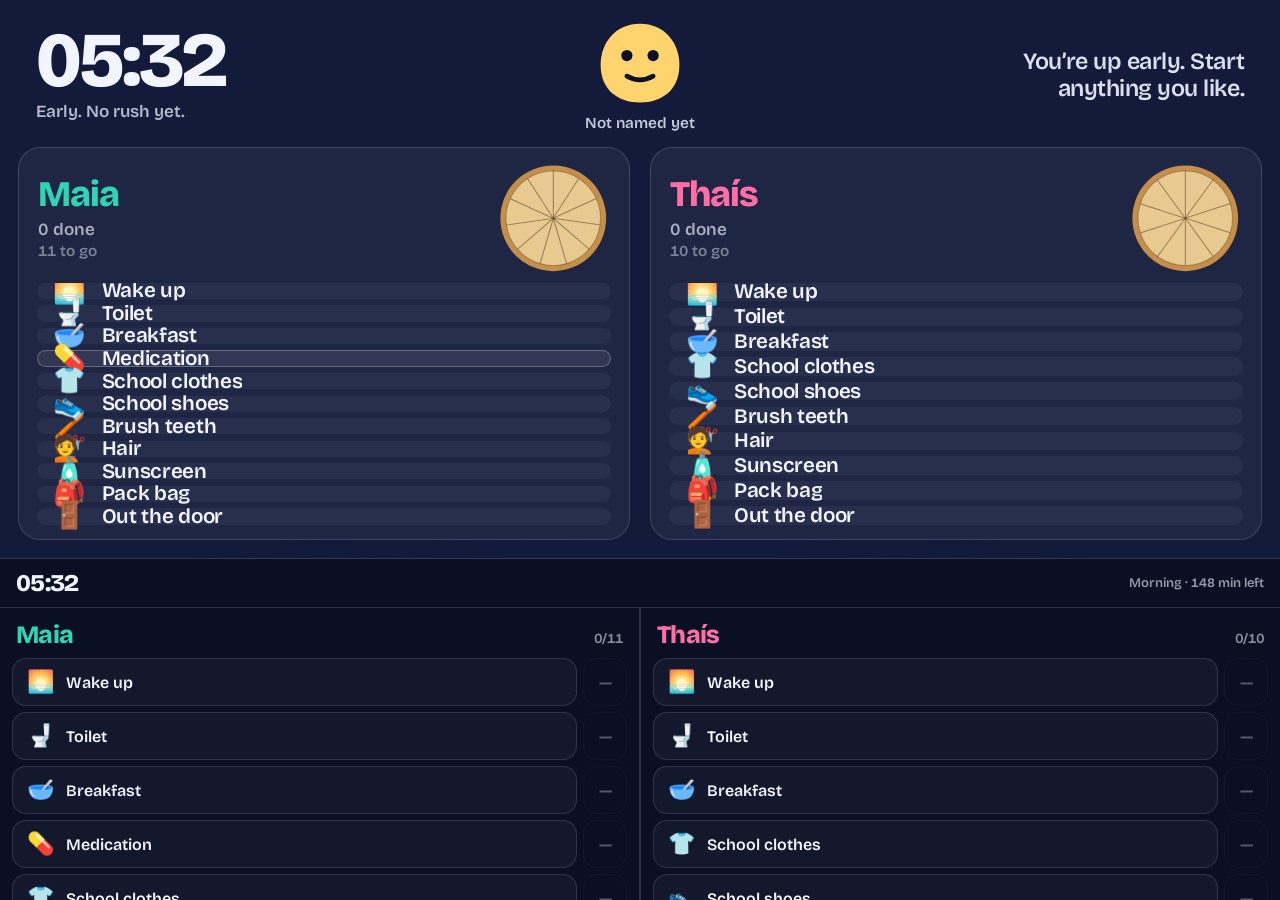
<file: index.html>
<!DOCTYPE html>
<html lang="en-AU">
<head>
<meta charset="utf-8">
<meta name="viewport" content="width=device-width, initial-scale=1, viewport-fit=cover">
<title>School Moanings</title>
<link rel="preconnect" href="https://fonts.googleapis.com">
<link rel="preconnect" href="https://fonts.gstatic.com" crossorigin>
<link href="https://fonts.googleapis.com/css2?family=Bricolage+Grotesque:opsz,wght@12..96,400;12..96,600;12..96,800&display=swap" rel="stylesheet">
<style>
:root{
  --maia:#2FD4B4;
  --thais:#FF6FA5;
  --ink:#0C1026;
  --paper:#F2F4FF;
  --sky-a:#131A3A;
  --sky-b:#1E2A5E;
  --lane:rgba(255,255,255,.055);
  --edge:rgba(255,255,255,.14);
  --dough:#E8C98F;
  --crust:#C48F4B;
  --r:22px;
}
*{box-sizing:border-box;margin:0;padding:0;-webkit-tap-highlight-color:transparent}
html,body{height:100%}
body{
  font-family:"Bricolage Grotesque",system-ui,-apple-system,"Segoe UI",sans-serif;
  background:var(--sky-a);color:var(--paper);overflow:hidden;
  transition:background 3s linear;font-variant-numeric:tabular-nums;
}
body::before{
  content:"";position:fixed;inset:0;pointer-events:none;z-index:0;
  background:radial-gradient(120% 70% at 50% 108%, var(--sky-b) 0%, transparent 72%);
  transition:background 3s linear;
}
#app{position:relative;z-index:1;height:100%;display:flex;flex-direction:column}

/* ---------- BOARD ---------- */
.board{height:100%;display:flex;flex-direction:column;padding:clamp(14px,2vh,30px)}
.horizon{
  display:grid;grid-template-columns:1fr auto 1fr;align-items:center;
  gap:clamp(10px,2vw,32px);padding:0 clamp(6px,1.4vw,22px) clamp(10px,1.6vh,20px);
}
.clock{font-size:clamp(44px,8.6vh,98px);font-weight:800;letter-spacing:-.04em;line-height:.86}
.until{font-size:clamp(13px,1.9vh,22px);font-weight:600;opacity:.72;margin-top:.35em}
.mascot-seat{display:flex;flex-direction:column;align-items:center;gap:6px}
.mascot{width:clamp(60px,10vh,120px);height:clamp(60px,10vh,120px);display:block}
.mascot-name{font-size:clamp(12px,1.7vh,19px);font-weight:600;opacity:.8;text-align:center;max-width:22ch;line-height:1.2}
.phaseword{text-align:right;font-size:clamp(15px,2.6vh,32px);font-weight:600;line-height:1.15;letter-spacing:-.02em;opacity:.9;max-width:16ch;margin-left:auto}

.lanes{flex:1;display:grid;grid-template-columns:1fr 1fr;gap:clamp(10px,1.6vw,22px);min-height:0}
.lane{
  position:relative;border-radius:var(--r);background:var(--lane);
  border:1px solid var(--edge);overflow:hidden;display:flex;flex-direction:column;min-height:0;
}
.lane-head{
  display:grid;grid-template-columns:1fr auto;align-items:center;gap:clamp(8px,1.2vw,16px);
  padding:clamp(10px,1.6vh,20px) clamp(12px,1.5vw,22px) clamp(6px,.9vh,12px);
}
.kid-name{font-size:clamp(21px,4vh,48px);font-weight:800;letter-spacing:-.03em;color:var(--kid);line-height:1}
.tally{font-size:clamp(13px,1.9vh,23px);font-weight:600;opacity:.66;margin-top:.35em}
.togo{font-size:clamp(12px,1.7vh,20px);font-weight:600;opacity:.45;margin-top:.15em}
.pie{width:clamp(66px,12.5vh,142px);height:clamp(66px,12.5vh,142px);display:block;flex:none}

.tasks{
  flex:1;min-height:0;overflow:hidden;display:flex;flex-direction:column;
  gap:clamp(4px,.7vh,9px);padding:0 clamp(10px,1.4vw,20px) clamp(10px,1.6vh,20px);
}
.task{
  flex:1 1 0;min-height:0;display:flex;align-items:center;gap:clamp(8px,1.2vw,16px);
  padding:0 clamp(10px,1.2vw,18px);border-radius:14px;
  background:rgba(255,255,255,.045);border:1px solid transparent;
  transition:background .25s,opacity .25s,border-color .25s;
}
.task .ico{font-size:clamp(17px,2.9vh,32px);line-height:1;flex:none}
.task .lbl{font-size:clamp(13px,2.3vh,28px);font-weight:600;letter-spacing:-.015em;white-space:nowrap;overflow:hidden;text-overflow:ellipsis}
.task.done{background:color-mix(in srgb,var(--kid) 20%,transparent);border-color:color-mix(in srgb,var(--kid) 45%,transparent)}
.task.done .lbl{opacity:.5;text-decoration:line-through;text-decoration-thickness:2px}
.task.done .ico{opacity:.55}
.task.skip{background:rgba(255,255,255,.02);border-color:rgba(255,255,255,.10);border-style:dashed}
.task.skip .lbl{opacity:.32}
.task.skip .ico{opacity:.25;filter:grayscale(1)}
.nottoday{margin-left:auto;font-size:clamp(11px,1.5vh,17px);font-weight:600;opacity:.35;white-space:nowrap}
.task.med{border-color:rgba(255,255,255,.24);background:rgba(255,255,255,.085)}
.task.med.due{animation:pulse 1.6s ease-in-out infinite}
.task.med.done{animation:none}
@keyframes pulse{0%,100%{box-shadow:0 0 0 0 rgba(255,255,255,.28)}50%{box-shadow:0 0 0 7px rgba(255,255,255,0)}}

/* ---------- CONTROL ---------- */
.control{height:100%;display:flex;flex-direction:column;background:#0B0F24}
.ctl-bar{display:flex;align-items:center;justify-content:space-between;gap:12px;padding:10px 16px;border-bottom:1px solid var(--edge)}
.ctl-clock{font-size:24px;font-weight:800;letter-spacing:-.03em}
.ctl-note{font-size:13px;opacity:.6;font-weight:600}
.zones{flex:1;display:grid;grid-template-columns:1fr 1fr;gap:2px;background:var(--edge);min-height:0}
.zone{background:#0B0F24;display:flex;flex-direction:column;min-height:0}
.zone-head{padding:12px 16px 8px;font-size:25px;font-weight:800;color:var(--kid);letter-spacing:-.03em;display:flex;justify-content:space-between;align-items:baseline}
.zone-head span{font-size:14px;font-weight:600;color:var(--paper);opacity:.55}
.btns{flex:1;min-height:0;overflow-y:auto;display:flex;flex-direction:column;gap:6px;padding:0 12px 14px}
.btn{
  flex:1 0 auto;min-height:48px;display:flex;align-items:center;gap:12px;padding:8px 14px;
  border-radius:14px;border:1.5px solid rgba(255,255,255,.12);background:rgba(255,255,255,.04);
  color:var(--paper);font:inherit;font-size:16px;font-weight:600;text-align:left;cursor:pointer;
  transition:transform .12s,background .2s,border-color .2s;
}
.btn:active{transform:scale(.975)}
.btn .ico{font-size:22px;flex:none}
.btn.done{background:color-mix(in srgb,var(--kid) 26%,transparent);border-color:var(--kid)}
.btn.done .lbl{opacity:.55;text-decoration:line-through}
.btn:focus-visible{outline:3px solid var(--paper);outline-offset:2px}
.btnrow{display:flex;gap:6px;align-items:stretch;flex:1 0 auto}
.btnrow .btn{flex:1}
.skipbtn{
  flex:none;width:44px;border-radius:14px;border:1.5px solid rgba(255,255,255,.10);
  background:transparent;color:var(--paper);opacity:.32;font:inherit;font-size:17px;
  font-weight:600;cursor:pointer;transition:opacity .2s,background .2s;
}
.skipbtn:active{transform:scale(.95)}
.btnrow.skip .btn{opacity:.35;border-style:dashed}
.btnrow.skip .btn .lbl{text-decoration:none}
.btnrow.skip .skipbtn{opacity:.85;background:rgba(255,255,255,.09)}
.skipbtn:focus-visible{outline:3px solid var(--paper);outline-offset:2px}

/* ---------- OVERLAYS ---------- */
.veil{position:fixed;inset:0;z-index:50;display:none;place-items:center;text-align:center;padding:28px;background:rgba(8,11,30,.93);backdrop-filter:blur(7px)}
.veil.on{display:grid}
.veil h1{font-size:clamp(38px,10vh,120px);font-weight:800;letter-spacing:-.045em;line-height:.92}
.veil p{font-size:clamp(16px,2.7vh,31px);font-weight:600;opacity:.8;margin-top:.5em;max-width:24ch;margin-inline:auto}

#dance .dance-in{display:flex;flex-direction:column;align-items:center;gap:clamp(10px,2vh,24px)}
.ring{width:clamp(130px,26vh,260px);height:clamp(130px,26vh,260px);transform:rotate(-90deg)}
.ring circle{fill:none;stroke-width:12;stroke-linecap:round}
.ring .track{stroke:rgba(255,255,255,.12)}
.ring .lead{stroke:var(--kid);transition:stroke-dashoffset 1s linear}
.ring-wrap{position:relative;display:grid;place-items:center}
.ring-num{position:absolute;font-size:clamp(34px,7vh,74px);font-weight:800;letter-spacing:-.04em}

#out.on{display:grid}
#out.morning{background:#B3241C}
#out.evening{background:#0E1330}
.boom{font-size:clamp(64px,18vh,200px);line-height:1;animation:boom .5s ease-out}
@keyframes boom{0%{transform:scale(.2) rotate(-14deg);opacity:0}60%{transform:scale(1.22) rotate(6deg)}100%{transform:scale(1)}}
.carry{margin-top:1.1em;display:flex;flex-wrap:wrap;gap:8px;justify-content:center;max-width:30ch}
.carry b{font-size:clamp(13px,2vh,21px);font-weight:600;background:rgba(255,255,255,.16);padding:.32em .7em;border-radius:999px}

#win{background:rgba(8,11,30,.95)}
.name-in{margin-top:1.2em;font:inherit;font-size:clamp(18px,3vh,30px);font-weight:600;text-align:center;background:rgba(255,255,255,.1);border:2px solid rgba(255,255,255,.3);color:var(--paper);border-radius:14px;padding:.5em .8em;width:min(90vw,16ch)}
.name-in:focus{outline:none;border-color:var(--maia)}
.name-btn{margin-top:.8em;font:inherit;font-size:clamp(15px,2.2vh,22px);font-weight:600;cursor:pointer;background:var(--paper);color:var(--ink);border:0;border-radius:999px;padding:.6em 1.5em}

#edit{background:rgba(8,11,30,.97);place-items:start center;overflow-y:auto}
.panel{width:min(680px,94vw);text-align:left;padding:22px 0 60px}
.panel h2{font-size:26px;font-weight:800;letter-spacing:-.03em;margin-bottom:4px}
.panel .sub{font-size:14px;opacity:.6;font-weight:600;margin-bottom:20px}
.row{display:flex;gap:10px;align-items:center;margin-bottom:9px}
.row label{font-size:14px;font-weight:600;opacity:.75;width:104px;flex:none}
.panel input[type=text],.panel input[type=time],.panel textarea{flex:1;font:inherit;font-size:15px;font-weight:600;background:rgba(255,255,255,.07);border:1.5px solid rgba(255,255,255,.16);color:var(--paper);border-radius:10px;padding:9px 12px}
.panel textarea{min-height:200px;line-height:1.55;resize:vertical;font-size:14px}
.hint{font-size:12.5px;opacity:.5;font-weight:600;margin:2px 0 16px;line-height:1.5}
.acts{display:flex;gap:10px;margin-top:18px;flex-wrap:wrap}
.acts button{font:inherit;font-size:15px;font-weight:600;cursor:pointer;border-radius:999px;padding:.65em 1.4em;border:1.5px solid rgba(255,255,255,.25);background:transparent;color:var(--paper)}
.acts button.primary{background:var(--paper);color:var(--ink);border-color:var(--paper)}
.tabs{display:flex;gap:8px;margin-bottom:16px}
.tabs button{font:inherit;font-size:14px;font-weight:600;cursor:pointer;border-radius:999px;padding:.5em 1.2em;border:1.5px solid rgba(255,255,255,.22);background:transparent;color:var(--paper);opacity:.55}
.tabs button.sel{opacity:1;background:rgba(255,255,255,.13)}

#corner{position:fixed;left:0;top:0;width:74px;height:74px;z-index:60}
#demo{position:fixed;right:12px;bottom:10px;z-index:70;display:none;font-size:12px;font-weight:600;opacity:.55;background:rgba(0,0,0,.35);padding:5px 11px;border-radius:999px;pointer-events:none}
#demo.on{display:block}

@media (prefers-reduced-motion:reduce){*{animation:none!important;transition:none!important}}
@media (max-width:760px){
  .horizon{grid-template-columns:1fr auto;row-gap:6px}
  .phaseword{grid-column:1/-1;text-align:left;margin-left:0}
}
</style>
</head>
<body>
<div id="app"></div>
<div id="corner" aria-hidden="true"></div>
<div id="demo"></div>

<div class="veil" id="dance">
  <div class="dance-in">
    <div class="ring-wrap">
      <svg class="ring" viewBox="0 0 120 120"><circle class="track" cx="60" cy="60" r="52"></circle><circle class="lead" cx="60" cy="60" r="52"></circle></svg>
      <div class="ring-num" id="danceNum">45</div>
    </div>
    <h1 id="danceWho">Dance</h1>
    <p id="danceLine">Shake it out. The next bit is easier after this.</p>
  </div>
</div>

<div class="veil" id="out">
  <div>
    <div class="boom" id="boomFace">&#128165;</div>
    <h1 id="outTitle">Out the door</h1>
    <p id="outLine">Eight o'clock. Go now.</p>
    <div class="carry" id="carry"></div>
  </div>
</div>

<div class="veil" id="win">
  <div>
    <div class="boom" id="winFace">&#127775;</div>
    <h1 id="winTitle">Both ready</h1>
    <p id="winLine">You two did that yourselves.</p>
    <div id="nameBox">
      <p style="font-size:clamp(14px,2.2vh,20px);opacity:.7;margin-top:1.4em">You've unlocked naming the little guy.</p>
      <input class="name-in" id="nameIn" maxlength="18" placeholder="Name it" autocomplete="off">
      <br><button class="name-btn" id="nameGo">That's the name</button>
    </div>
  </div>
</div>

<div class="veil" id="edit">
  <div class="panel">
    <h2>Parent settings</h2>
    <div class="sub">Changes save on this device. Kids can't see this screen.</div>
    <div class="tabs">
      <button id="tab-morning">Morning board</button>
      <button id="tab-evening">Evening board</button>
    </div>
    <div class="row"><label for="e-end">Finish by</label><input type="time" id="e-end"></div>
    <div class="row"><label for="e-k1">Left name</label><input type="text" id="e-k1"></div>
    <div class="row"><label for="e-k2">Right name</label><input type="text" id="e-k2"></div>
    <div class="row" style="align-items:flex-start"><label for="e-t1" style="margin-top:9px">Left tasks</label><textarea id="e-t1" spellcheck="false"></textarea></div>
    <div class="row" style="align-items:flex-start"><label for="e-t2" style="margin-top:9px">Right tasks</label><textarea id="e-t2" spellcheck="false"></textarea></div>
    <div class="hint">One task per line: emoji, then the words. Add <b>|dance</b> for a dance break after that task. Add <b>|med</b> to mark the medication step.</div>
    <div class="acts">
      <button class="primary" id="e-save">Save</button>
      <button id="e-clear">Clear today's ticks</button>
      <button id="e-reset">Reset to default</button>
      <button id="e-close">Close</button>
    </div>
  </div>
</div>

<script>
"use strict";

/* ============ DEFAULTS ============ */
const DEFAULT = {
  names:["Maia","Tha\u00eds"],
  colours:["#2FD4B4","#FF6FA5"],
  danceSecs:45,
  morning:{
    end:"08:00",
    tasks:[
      ["\u{1F305} Wake up","\u{1F6BD} Toilet","\u{1F963} Breakfast|dance","\u{1F48A} Medication|med","\u{1F455} School clothes|dance",
       "\u{1F45F} School shoes","\u{1FAA5} Brush teeth","\u{1F487} Hair","\u{1F9F4} Sunscreen","\u{1F392} Pack bag","\u{1F6AA} Out the door"],
      ["\u{1F305} Wake up","\u{1F6BD} Toilet","\u{1F963} Breakfast|dance","\u{1F455} School clothes|dance",
       "\u{1F45F} School shoes","\u{1FAA5} Brush teeth","\u{1F487} Hair","\u{1F9F4} Sunscreen","\u{1F392} Pack bag","\u{1F6AA} Out the door"]
    ]
  },
  evening:{
    end:"20:00",
    tasks:[
      ["\u{1F392} Unpack bag","\u{1F96A} Lunchbox in kitchen","\u{1F455} Uniform in laundry","\u{1F45F} Shoes away",
       "\u{1F4D2} Homework on table","\u2709\uFE0F Notes to parents","\u{1F6C1} Bath or shower","\u{1F9F8} PJs on",
       "\u{1F37D}\uFE0F Dinner","\u{1FAA5} Brush teeth","\u{1F9E9} Puzzle or reading","\u{1F6CF}\uFE0F Bedtime"],
      ["\u{1F392} Unpack bag","\u{1F96A} Lunchbox in kitchen","\u{1F455} Uniform in laundry","\u{1F45F} Shoes away",
       "\u{1F4D2} Homework on table","\u2709\uFE0F Notes to parents","\u{1F6C1} Bath or shower","\u{1F9F8} PJs on",
       "\u{1F37D}\uFE0F Dinner","\u{1FAA5} Brush teeth","\u{1F9E9} Puzzle or reading","\u{1F6CF}\uFE0F Bedtime"]
    ]
  }
};

/* Morning warms toward the deadline. Evening dims toward bed - the opposite
   on purpose: escalating red at 7pm would wind them up, not settle them. */
const SKIES = {
  morning:[
    {at:-90, c:[19,26,58],  g:[30,42,94],   word:"You\u2019re up early. Start anything you like."},
    {at:-60, c:[26,38,82],  g:[46,74,140],  word:"Morning. Start when you're ready."},
    {at:-30, c:[40,58,104], g:[92,104,168], word:"Good pace. Keep going."},
    {at:-15, c:[104,74,96], g:[186,118,88], word:"Fifteen minutes left."},
    {at:-5,  c:[150,60,62], g:[218,104,58], word:"Five minutes. Shoes on."},
    {at:0,   c:[179,36,28], g:[224,70,40],  word:"Out the door."}
  ],
  evening:[
    {at:-210,c:[54,64,118], g:[132,104,158],word:"Home. Start when you're ready."},
    {at:-120,c:[42,50,100], g:[104,80,140], word:"Plenty of time."},
    {at:-60, c:[32,38,80],  g:[74,58,116],  word:"An hour to go."},
    {at:-25, c:[23,28,62],  g:[50,42,92],   word:"Winding down now."},
    {at:-10, c:[16,20,46],  g:[34,30,70],   word:"Nearly bed."},
    {at:0,   c:[11,14,32],  g:[22,24,54],   word:"Lights out."}
  ]
};

/* ============ STORAGE ============ */
const store={
  get(k,f){try{const v=localStorage.getItem(k);return v?JSON.parse(v):f;}catch(e){return f;}},
  set(k,v){try{localStorage.setItem(k,JSON.stringify(v));}catch(e){}}
};
let cfg = store.get("sm.cfg3", null) || JSON.parse(JSON.stringify(DEFAULT));

function todayKey(){const d=new Date();return d.getFullYear()+"-"+String(d.getMonth()+1).padStart(2,"0")+"-"+String(d.getDate()).padStart(2,"0");}
function blankDay(){
  return {date:todayKey(),
    done:{morning:[[],[]], evening:[[],[]]},
    skipped:{morning:[[],[]], evening:[[],[]]},
    danced:{morning:[[],[]], evening:[[],[]]},
    mascot:null, won:{morning:false, evening:false}};
}
let day = store.get("sm.day3", null);
if(!day || day.date!==todayKey()) { day = blankDay(); store.set("sm.day3",day); }
if(!day.skipped) { day.skipped={morning:[[],[]], evening:[[],[]]}; store.set("sm.day3",day); }

/* ============ SYNC ============ */
let chan=null; try{chan=new BroadcastChannel("school-moanings");}catch(e){}
function broadcast(dance){ if(chan) chan.postMessage({day:day,cfg:cfg,dance:(dance==null?null:dance)}); }
if(chan) chan.onmessage=function(e){
  if(!e.data)return;
  day=e.data.day; cfg=e.data.cfg;
  render(); checkMoments();
  if(e.data.dance!=null) runDance(e.data.dance);   // the board shows it; the console tapped it
};

/* ============ URL OPTIONS ============ */
const qs=new URLSearchParams(location.search);
const view=(qs.get("view")||"both").toLowerCase();
const modeOverride=(qs.get("mode")||"").toLowerCase();
const fakeTime=qs.get("t");
const speed=Math.max(1,Number(qs.get("speed"))||1);
const realStart=Date.now();
let fakeBase=null;
if(fakeTime && /^\d{1,2}:\d{2}$/.test(fakeTime)){
  const parts=fakeTime.split(":").map(Number);
  const d=new Date(); d.setHours(parts[0],parts[1],0,0); fakeBase=d.getTime();
}
function now(){
  if(fakeBase===null && speed===1) return new Date();
  const base = fakeBase===null ? realStart : fakeBase;
  return new Date(base + (Date.now()-realStart)*speed);
}
function mins(s){const p=s.split(":").map(Number);return p[0]*60+p[1];}
function nowMins(){const d=now();return d.getHours()*60+d.getMinutes();}
function hhmm(d){return String(d.getHours()).padStart(2,"0")+":"+String(d.getMinutes()).padStart(2,"0");}

function mode(){
  if(modeOverride==="morning"||modeOverride==="evening") return modeOverride;
  return now().getHours() < 12 ? "morning" : "evening";
}
function board(){ return cfg[mode()]; }

/* ============ TASK PARSING ============ */
function parse(line){
  const f=line.split("|"); const body=f[0].trim();
  const m=body.match(/^(\p{Extended_Pictographic}[\uFE0F\u200D\p{Extended_Pictographic}]*)\s*(.*)$/u);
  return {ico:m?m[1]:"\u2022", lbl:m?m[2]:body, dance:f.indexOf("dance")>=0, med:f.indexOf("med")>=0};
}
function tasksFor(k){ return board().tasks[k].map(parse); }
function doneList(k){ return day.done[mode()][k]; }
function skipList(k){ return day.skipped[mode()][k]; }
function isDone(k,i){ return doneList(k).indexOf(i)>=0; }
function isSkipped(k,i){ return skipList(k).indexOf(i)>=0; }
function total(k){ return board().tasks[k].length; }
function countDone(k){ return doneList(k).filter(function(i){return i<total(k);}).length; }
function countSkipped(k){ return skipList(k).filter(function(i){return i<total(k);}).length; }
function countLeft(k){ return total(k)-countDone(k)-countSkipped(k); }
/* Settled means dealt with, either done or ruled out for today. A day with no
   homework should still be able to finish honestly. */
function allDone(k){ return countLeft(k)===0; }
function bothDone(){ return allDone(0)&&allDone(1); }
function undoneLabels(k){
  return tasksFor(k).map(function(t,i){return {t:t,i:i};})
    .filter(function(o){return !isDone(k,o.i) && !isSkipped(k,o.i);}).map(function(o){return o.t.lbl;});
}

function shouldDance(k,i){
  if(!isDone(k,i)) return false;
  const t=tasksFor(k)[i], dl=day.danced[mode()][k];
  if(!t || !t.dance || dl.indexOf(i)>=0) return false;
  dl.push(i);
  return true;
}
function toggle(k,i){
  const sk=skipList(k), sp=sk.indexOf(i); if(sp>=0) sk.splice(sp,1);
  const a=doneList(k), p=a.indexOf(i);
  if(p>=0)a.splice(p,1); else a.push(i);
  const fire=shouldDance(k,i);
  store.set("sm.day3",day);
  broadcast(fire?k:null);
  render(); checkMoments();
  if(fire) runDance(k);
}

function toggleSkip(k,i){
  const d=doneList(k), dp=d.indexOf(i); if(dp>=0) d.splice(dp,1);
  const sk=skipList(k), p=sk.indexOf(i);
  if(p>=0) sk.splice(p,1); else sk.push(i);
  store.set("sm.day3",day); broadcast(null); render(); checkMoments();
}

/* ============ SKY ============ */
function lerp(a,b,t){return Math.round(a+(b-a)*t);}
function sky(){
  const keys=SKIES[mode()];
  const t=nowMins()-mins(board().end);
  let lo=keys[0], hi=keys[keys.length-1];
  for(let i=0;i<keys.length-1;i++){ if(t>=keys[i].at && t<=keys[i+1].at){ lo=keys[i]; hi=keys[i+1]; break; } }
  if(t<keys[0].at){ lo=keys[0]; hi=keys[0]; }
  if(t>keys[keys.length-1].at){ lo=keys[keys.length-1]; hi=keys[keys.length-1]; }
  const span=hi.at-lo.at;
  const f=span?Math.min(1,Math.max(0,(t-lo.at)/span)):0;
  const mix=function(a,b){return "rgb("+lerp(a[0],b[0],f)+","+lerp(a[1],b[1],f)+","+lerp(a[2],b[2],f)+")";};
  return {a:mix(lo.c,hi.c), b:mix(lo.g,hi.g), word:(f>.5?hi:lo).word};
}

/* ============ PIZZA ============ */
/* Aggregate progress lives here and nowhere else, so a finished pizza and a
   finished list can no longer be confused with one another. */
function pizza(k){
  const n=total(k), col=cfg.colours[k];
  const cx=50, cy=50, R=42;
  const pt=function(a,r){return [cx+r*Math.cos(a*Math.PI/180), cy+r*Math.sin(a*Math.PI/180)];};
  let out='<svg class="pie" viewBox="0 0 100 100" role="img" aria-label="'+countDone(k)+' of '+n+' done">';
  out+='<circle cx="50" cy="50" r="47" fill="var(--crust)"/>';
  for(let i=0;i<n;i++){
    const a0=-90+i*360/n, a1=-90+(i+1)*360/n;
    const p0=pt(a0,R), p1=pt(a1,R);
    const big=(a1-a0)>180?1:0;
    const topped=isDone(k,i), skipped=isSkipped(k,i);
    out+='<path d="M'+cx+' '+cy+' L'+p0[0].toFixed(2)+' '+p0[1].toFixed(2)+
         ' A'+R+' '+R+' 0 '+big+' 1 '+p1[0].toFixed(2)+' '+p1[1].toFixed(2)+' Z" fill="'+
         (topped?col:skipped?"rgba(255,255,255,.10)":"var(--dough)")+
         '" stroke="rgba(0,0,0,.22)" stroke-width="1"'+
         (skipped?' stroke-dasharray="2 2"':'')+'/>';
    if(topped){
      const mid=(a0+a1)/2;
      [[0.52,3.1],[0.78,2.4],[0.66,2.0]].forEach(function(spec,j){
        const off=(j-1)*(360/n)*0.22;
        const tp=pt(mid+off, R*spec[0]);
        out+='<circle cx="'+tp[0].toFixed(2)+'" cy="'+tp[1].toFixed(2)+'" r="'+spec[1]+'" fill="rgba(0,0,0,.34)"/>';
      });
    }
  }
  out+='</svg>';
  return out;
}

/* ============ MASCOT ============ */
function mascotSVG(m){
  const sleepy = (m==="sleepy"||m==="asleep");
  const eye = m==="boom"
    ? '<path d="M22 30 l10 10 M32 30 l-10 10" stroke="#0C1026" stroke-width="5" stroke-linecap="round"/><path d="M58 30 l10 10 M68 30 l-10 10" stroke="#0C1026" stroke-width="5" stroke-linecap="round"/>'
    : sleepy
    ? '<path d="M26 40 q8 7 16 0" stroke="#0C1026" stroke-width="5" fill="none" stroke-linecap="round"/><path d="M54 40 q8 7 16 0" stroke="#0C1026" stroke-width="5" fill="none" stroke-linecap="round"/>'
    : '<circle cx="34" cy="40" r="6" fill="#0C1026"/><circle cx="62" cy="40" r="6" fill="#0C1026"/>';
  const mouth = m==="boom" ? '<ellipse cx="48" cy="62" rx="13" ry="15" fill="#0C1026"/>'
    : m==="happy" ? '<path d="M32 58 q16 18 32 0" stroke="#0C1026" stroke-width="5" fill="none" stroke-linecap="round"/>'
    : m==="asleep" ? '<ellipse cx="48" cy="63" rx="7" ry="9" fill="#0C1026"/>'
    : '<path d="M34 62 q14 8 28 0" stroke="#0C1026" stroke-width="5" fill="none" stroke-linecap="round"/>';
  const body = m==="boom" ? "#FF7A5C" : sleepy ? "#BFC6F5" : "#FFD36E";
  const z = m==="asleep" ? '<text x="74" y="22" font-size="20" font-weight="800" fill="#BFC6F5">z</text>' : "";
  return '<svg class="mascot" viewBox="0 0 96 96" aria-hidden="true">'+
    '<path d="M48 6 C74 6 90 26 90 50 C90 76 72 90 48 90 C24 90 6 76 6 50 C6 26 22 6 48 6Z" fill="'+body+'"/>'+
    eye+mouth+z+'</svg>';
}

/* ============ RENDER ============ */
const app=document.getElementById("app");

function boardHTML(){
  const s=sky(), d=now(), ev=(mode()==="evening");
  const left=mins(board().end)-nowMins();
  const early = ev ? left>210 : left>60;
  const until = early ? (ev?"Home. No rush yet.":"Early. No rush yet.")
    : left>0 ? (left+" min "+(ev?"until bed":"until we leave"))
    : (ev?"Bedtime":"We should already be gone");
  const m = left<=0 ? (ev?"asleep":"boom") : bothDone() ? "happy" : ((ev&&left<60)?"sleepy":"calm");
  return '<div class="board">'+
    '<div class="horizon">'+
      '<div><div class="clock">'+hhmm(d)+'</div><div class="until">'+until+'</div></div>'+
      '<div class="mascot-seat">'+mascotSVG(m)+'<div class="mascot-name">'+(day.mascot||"Not named yet")+'</div></div>'+
      '<div class="phaseword">'+s.word+'</div>'+
    '</div>'+
    '<div class="lanes">'+[0,1].map(laneHTML).join("")+'</div></div>';
}

function laneHTML(k){
  const ts=tasksFor(k), done=countDone(k), skip=countSkipped(k), left=countLeft(k);
  const medDue = nowMins()>=450 && nowMins()<mins(board().end);
  return '<div class="lane" style="--kid:'+cfg.colours[k]+'">'+
    '<div class="lane-head"><div>'+
      '<div class="kid-name">'+cfg.names[k]+'</div>'+
      '<div class="tally">'+done+' done</div>'+
      '<div class="togo">'+(left===0?"all finished":left+" to go")+
        (skip?' \u00b7 '+skip+' not today':'')+'</div>'+
    '</div>'+pizza(k)+'</div>'+
    '<div class="tasks">'+ts.map(function(t,i){
      return '<div class="task'+(isDone(k,i)?" done":"")+(isSkipped(k,i)?" skip":"")+(t.med?" med":"")+
        ((t.med&&medDue&&!isDone(k,i))?" due":"")+'">'+
        '<div class="ico">'+t.ico+'</div><div class="lbl">'+t.lbl+'</div>'+
        (isSkipped(k,i)?'<div class="nottoday">not today</div>':'')+'</div>';
    }).join("")+'</div></div>';
}

function controlHTML(){
  const ev=(mode()==="evening"), left=mins(board().end)-nowMins();
  return '<div class="control">'+
    '<div class="ctl-bar"><div class="ctl-clock">'+hhmm(now())+'</div>'+
    '<div class="ctl-note">'+(ev?"Evening":"Morning")+' \u00b7 '+(left>0?left+" min left":"Time's up")+'</div></div>'+
    '<div class="zones">'+[0,1].map(function(k){
      const ts=tasksFor(k);
      return '<div class="zone" style="--kid:'+cfg.colours[k]+'">'+
        '<div class="zone-head">'+cfg.names[k]+'<span>'+countDone(k)+'/'+ts.length+'</span></div>'+
        '<div class="btns">'+ts.map(function(t,i){
          return '<div class="btnrow'+(isSkipped(k,i)?" skip":"")+'">'+
            '<button class="btn'+(isDone(k,i)?" done":"")+'" data-k="'+k+'" data-i="'+i+'">'+
              '<span class="ico">'+t.ico+'</span><span class="lbl">'+t.lbl+'</span></button>'+
            '<button class="skipbtn" data-sk="'+k+'" data-i="'+i+'" title="Not today">'+
              (isSkipped(k,i)?"\u21ba":"\u2014")+'</button></div>';
        }).join("")+'</div></div>';
    }).join("")+'</div></div>';
}

function render(){
  const s=sky();
  document.body.style.background=s.a;
  document.documentElement.style.setProperty("--sky-a",s.a);
  document.documentElement.style.setProperty("--sky-b",s.b);
  if(view==="board") app.innerHTML=boardHTML();
  else if(view==="control") app.innerHTML=controlHTML();
  else app.innerHTML='<div style="height:62%">'+boardHTML()+'</div>'+
    '<div style="height:38%;border-top:1px solid var(--edge)">'+controlHTML()+'</div>';
  Array.prototype.forEach.call(app.querySelectorAll(".btn"),function(b){
    b.addEventListener("click",function(){ toggle(Number(b.dataset.k),Number(b.dataset.i)); });
  });
  Array.prototype.forEach.call(app.querySelectorAll(".skipbtn"),function(b){
    b.addEventListener("click",function(){ toggleSkip(Number(b.dataset.sk),Number(b.dataset.i)); });
  });
}

/* ============ MOMENTS ============ */
const veilDance=document.getElementById("dance"),veilOut=document.getElementById("out"),veilWin=document.getElementById("win");
let danceTimer=null, winDismissed=false;

function runDance(k){
  if(view==="control")return;
  const total=cfg.danceSecs;
  document.getElementById("danceWho").textContent=cfg.names[k]+", dance";
  veilDance.style.setProperty("--kid",cfg.colours[k]);
  const lead=veilDance.querySelector(".lead"),num=document.getElementById("danceNum");
  const C=2*Math.PI*52; lead.style.strokeDasharray=C;
  let n=total;
  const tick=function(){
    num.textContent=n; lead.style.strokeDashoffset=C*(1-n/total);
    if(n<=0){clearInterval(danceTimer);veilDance.classList.remove("on");return;}
    n--;
  };
  veilDance.classList.add("on"); tick();
  clearInterval(danceTimer); danceTimer=setInterval(tick,1000);
  veilDance.onclick=function(){clearInterval(danceTimer);veilDance.classList.remove("on");};
}

function checkMoments(){
  const ev=(mode()==="evening");
  const late=nowMins()>=mins(board().end);
  const ready=bothDone();

  if(ready&&!late){
    if(!day.won[mode()]){ day.won[mode()]=true; store.set("sm.day3",day); broadcast(); }
    if(view!=="control"&&!winDismissed){
      document.getElementById("winFace").textContent = ev?"\u{1F319}":"\u{1F31F}";
      document.getElementById("winTitle").textContent = ev?"All done":"Both ready";
      document.getElementById("winLine").textContent = ev
        ? "Finished at "+hhmm(now())+". Nothing left to do but sleep."
        : "Ready at "+hhmm(now())+". You two did that yourselves.";
      document.getElementById("nameBox").style.display = day.mascot?"none":"block";
      veilWin.classList.add("on");
    }
    veilOut.classList.remove("on");
    return;
  }
  veilWin.classList.remove("on"); winDismissed=false;

  if(late&&!ready&&view!=="control"){
    const bits=[];
    [0,1].forEach(function(kk){ undoneLabels(kk).forEach(function(l){ if(bits.indexOf(l)<0) bits.push(l); }); });
    document.getElementById("carry").innerHTML=bits.slice(0,6).map(function(b){return "<b>"+b+"</b>";}).join("");
    document.getElementById("boomFace").textContent = ev?"\u{1F634}":"\u{1F4A5}";
    document.getElementById("outTitle").textContent = ev?"Lights out":"Out the door";
    document.getElementById("outLine").textContent = ev
      ? "Leave the rest. It'll keep until tomorrow."
      : "Bring what's left with you. Go.";
    veilOut.className="veil on "+mode();
  } else {
    veilOut.classList.remove("on");
  }
}

document.getElementById("nameGo").addEventListener("click",function(){
  const v=document.getElementById("nameIn").value.trim(); if(!v)return;
  day.mascot=v; store.set("sm.day3",day); broadcast();
  document.getElementById("nameBox").style.display="none"; render();
});
veilWin.addEventListener("click",function(e){
  if(e.target===veilWin){winDismissed=true;veilWin.classList.remove("on");}
});

/* ============ PARENT EDIT ============ */
const corner=document.getElementById("corner"),veilEdit=document.getElementById("edit");
let holdT=null, editMode="morning";
["mousedown","touchstart"].forEach(function(e){
  corner.addEventListener(e,function(){holdT=setTimeout(openEdit,3000);},{passive:true});
});
["mouseup","mouseleave","touchend","touchcancel"].forEach(function(e){
  corner.addEventListener(e,function(){clearTimeout(holdT);},{passive:true});
});

function fillEdit(){
  const b=cfg[editMode];
  document.getElementById("tab-morning").className = editMode==="morning"?"sel":"";
  document.getElementById("tab-evening").className = editMode==="evening"?"sel":"";
  document.getElementById("e-end").value=b.end;
  document.getElementById("e-k1").value=cfg.names[0];
  document.getElementById("e-k2").value=cfg.names[1];
  document.getElementById("e-t1").value=b.tasks[0].join("\n");
  document.getElementById("e-t2").value=b.tasks[1].join("\n");
}
function openEdit(){ editMode=mode(); fillEdit(); veilEdit.classList.add("on"); }
document.getElementById("tab-morning").onclick=function(){saveEdit();editMode="morning";fillEdit();};
document.getElementById("tab-evening").onclick=function(){saveEdit();editMode="evening";fillEdit();};

function saveEdit(){
  const b=cfg[editMode];
  b.end=document.getElementById("e-end").value||b.end;
  cfg.names[0]=document.getElementById("e-k1").value.trim()||cfg.names[0];
  cfg.names[1]=document.getElementById("e-k2").value.trim()||cfg.names[1];
  b.tasks[0]=document.getElementById("e-t1").value.split("\n").map(function(s){return s.trim();}).filter(Boolean);
  b.tasks[1]=document.getElementById("e-t2").value.split("\n").map(function(s){return s.trim();}).filter(Boolean);
  store.set("sm.cfg3",cfg);
  ["morning","evening"].forEach(function(md){
    [0,1].forEach(function(k){
      day.done[md][k]=day.done[md][k].filter(function(i){return i<cfg[md].tasks[k].length;});
      day.skipped[md][k]=day.skipped[md][k].filter(function(i){return i<cfg[md].tasks[k].length;});
    });
  });
  store.set("sm.day3",day); broadcast();
}
document.getElementById("e-save").onclick=function(){saveEdit();veilEdit.classList.remove("on");render();};
document.getElementById("e-close").onclick=function(){veilEdit.classList.remove("on");};
document.getElementById("e-clear").onclick=function(){
  day.done[mode()]=[[],[]]; day.skipped[mode()]=[[],[]]; day.danced[mode()]=[[],[]]; day.won[mode()]=false;
  store.set("sm.day3",day); broadcast(); render();
  veilWin.classList.remove("on"); veilOut.classList.remove("on");
};
document.getElementById("e-reset").onclick=function(){
  cfg=JSON.parse(JSON.stringify(DEFAULT)); store.set("sm.cfg3",cfg);
  day=blankDay(); store.set("sm.day3",day); broadcast(); fillEdit(); render();
};

/* ============ TICK ============ */
function tick(){
  if(day.date!==todayKey()){ day=blankDay(); store.set("sm.day3",day); broadcast(); }
  render(); checkMoments();
}
if(fakeBase!==null||speed>1){
  const dd=document.getElementById("demo");
  dd.textContent="Practice run"+(speed>1?" \u00b7 "+speed+"\u00d7 speed":"");
  dd.classList.add("on");
}
render(); checkMoments();
setInterval(tick, speed>1?250:15000);
</script>
</body>
</html>
</file>
